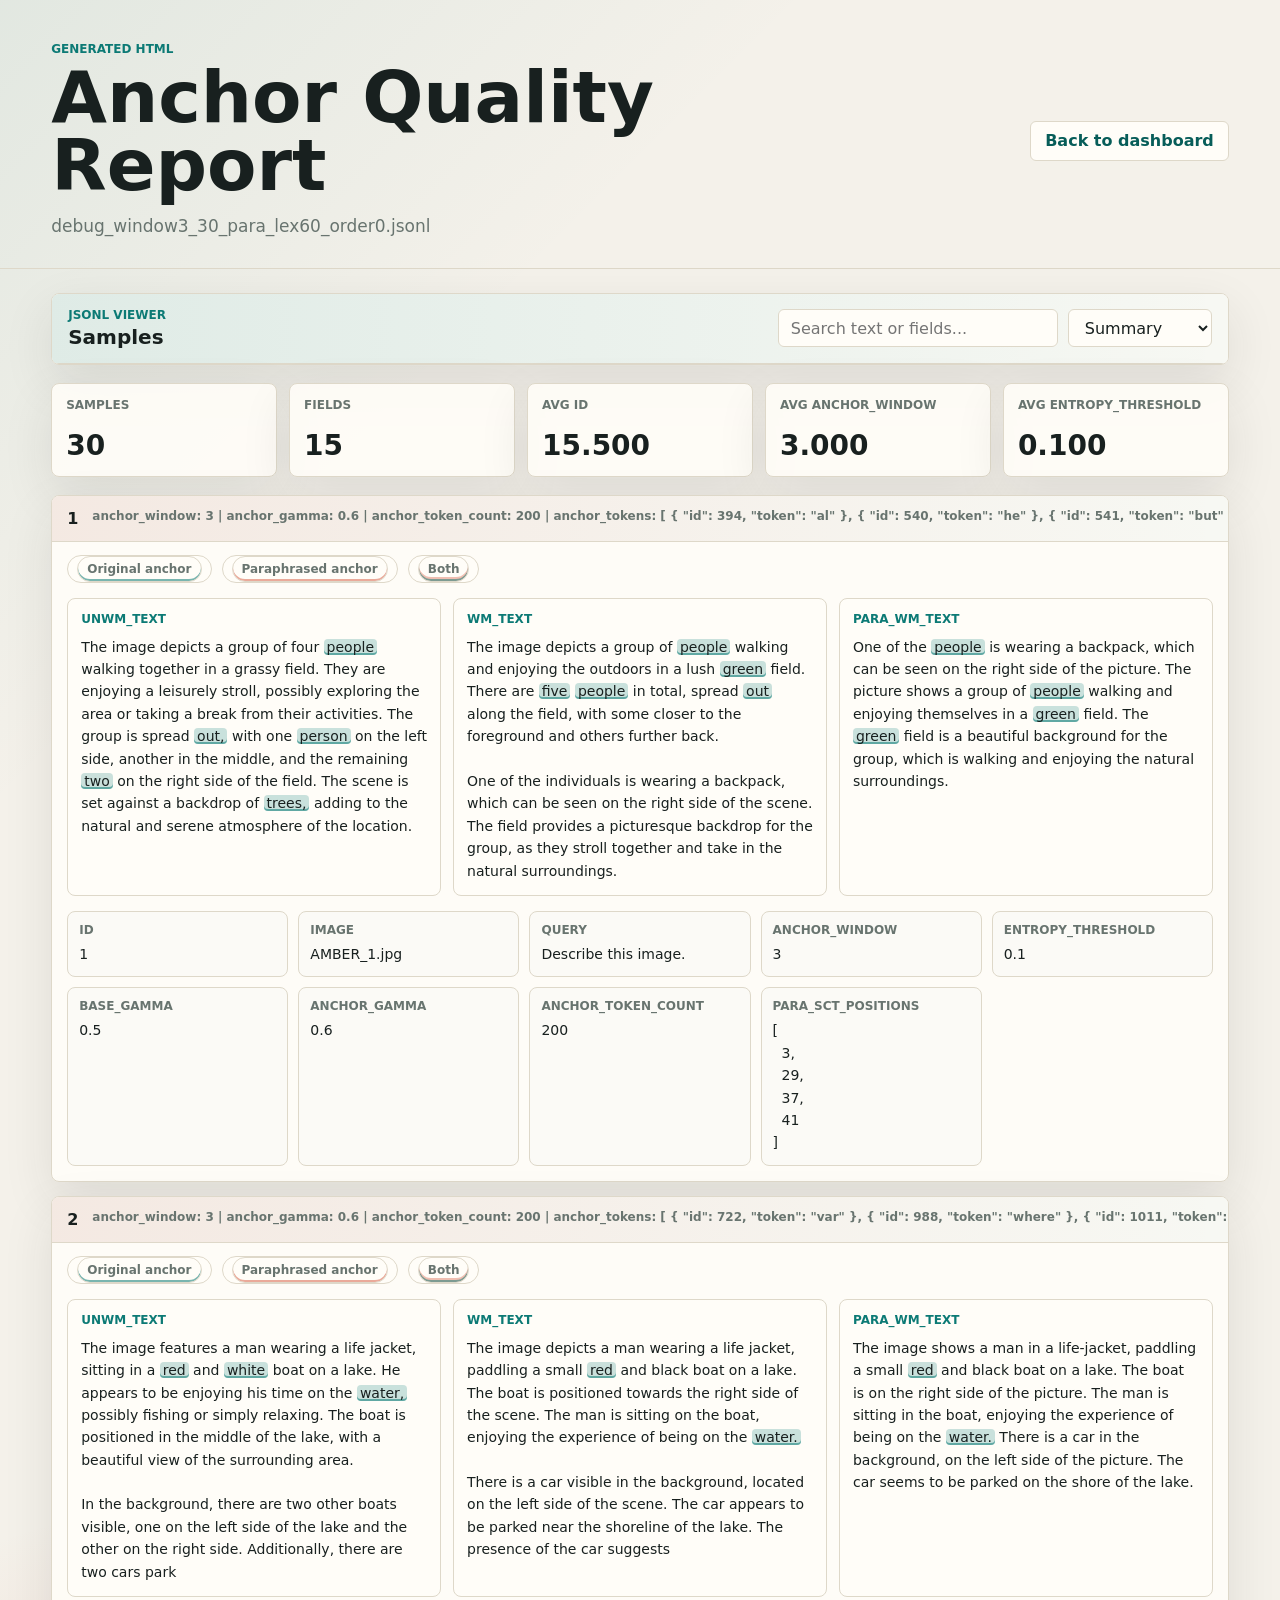
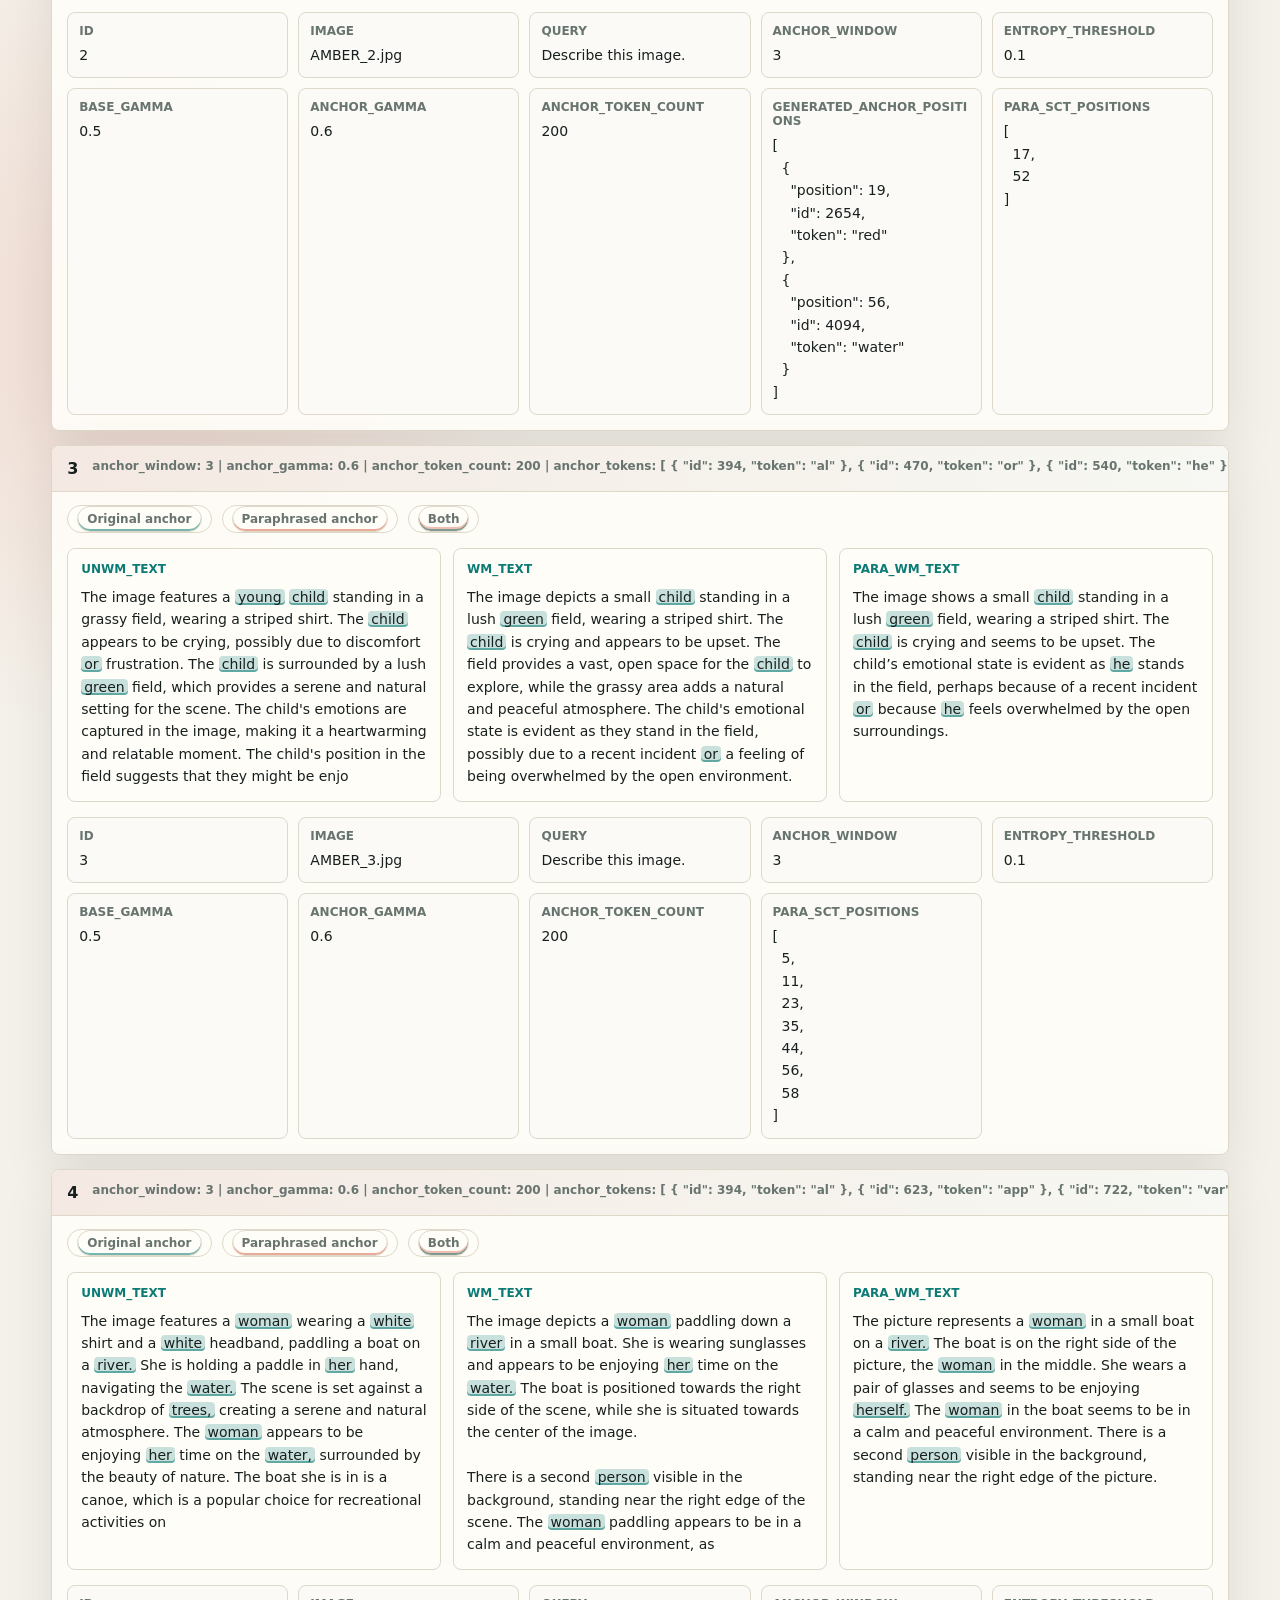
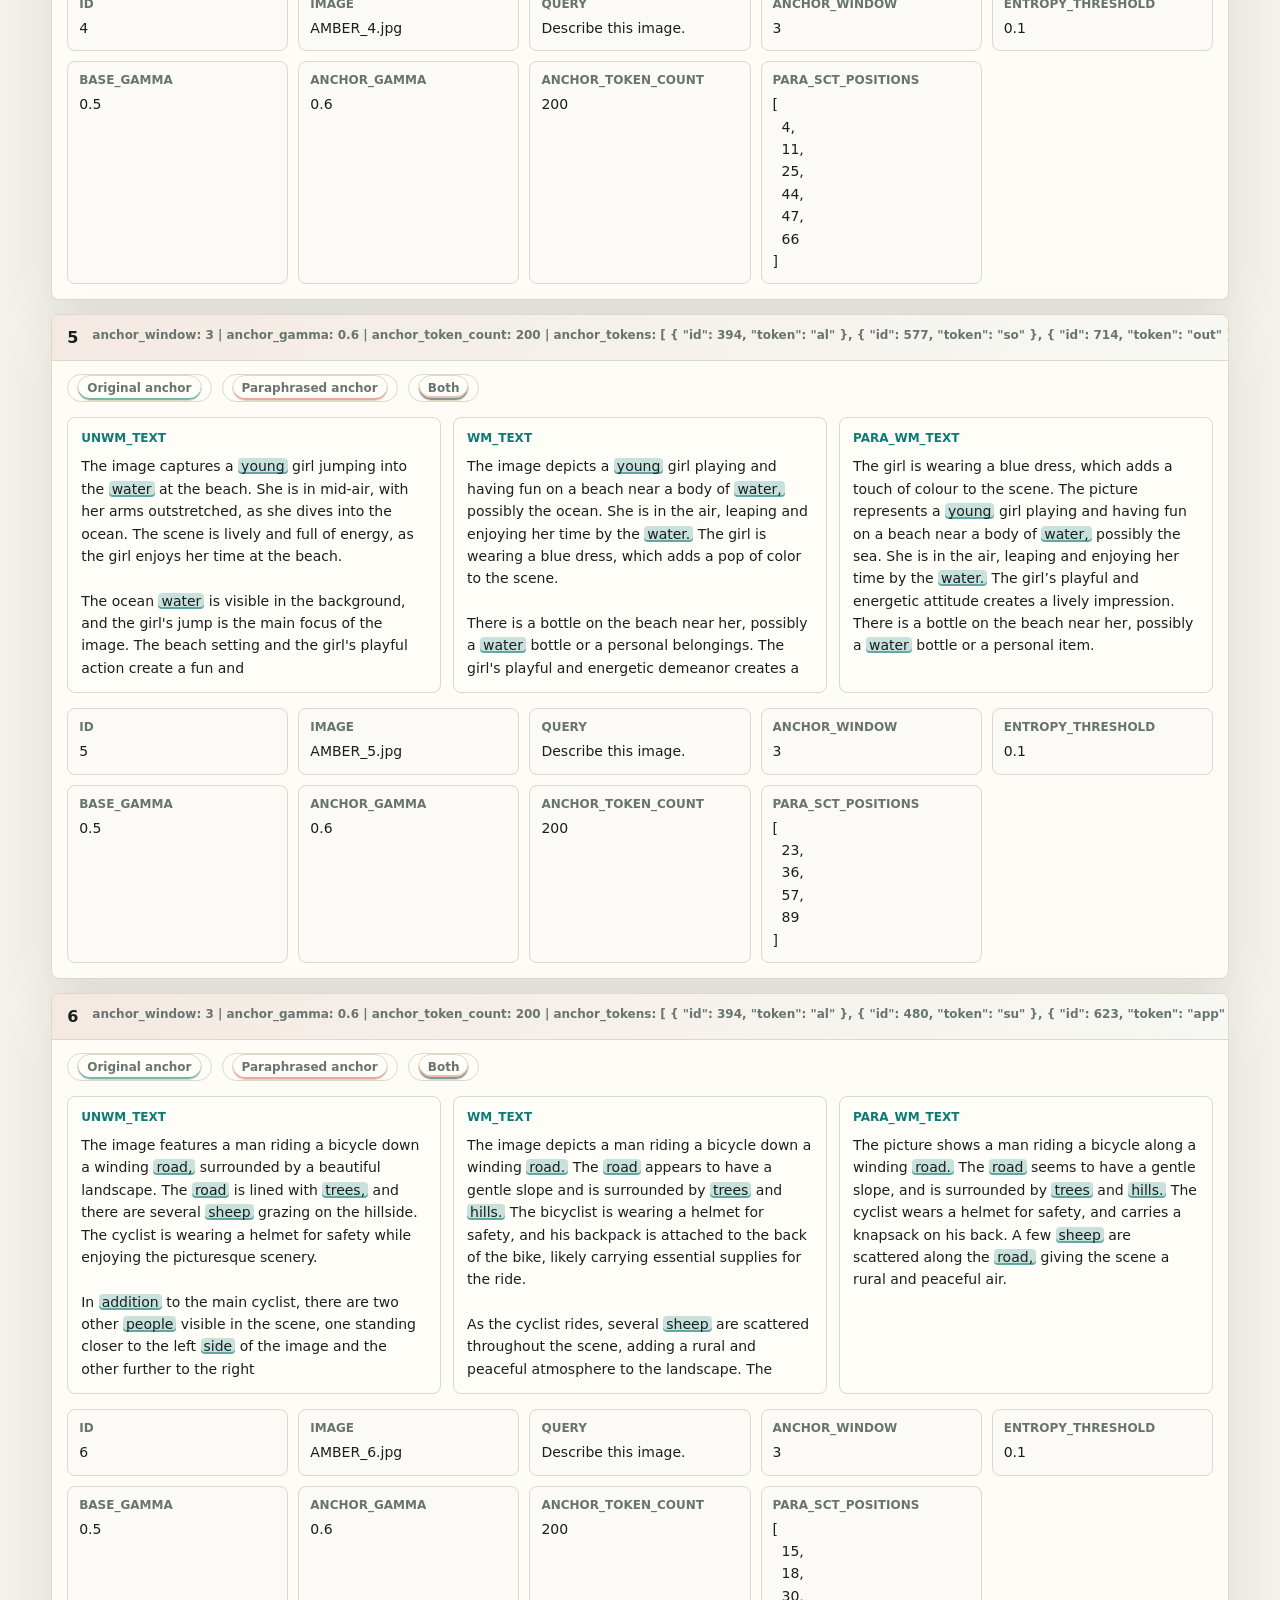
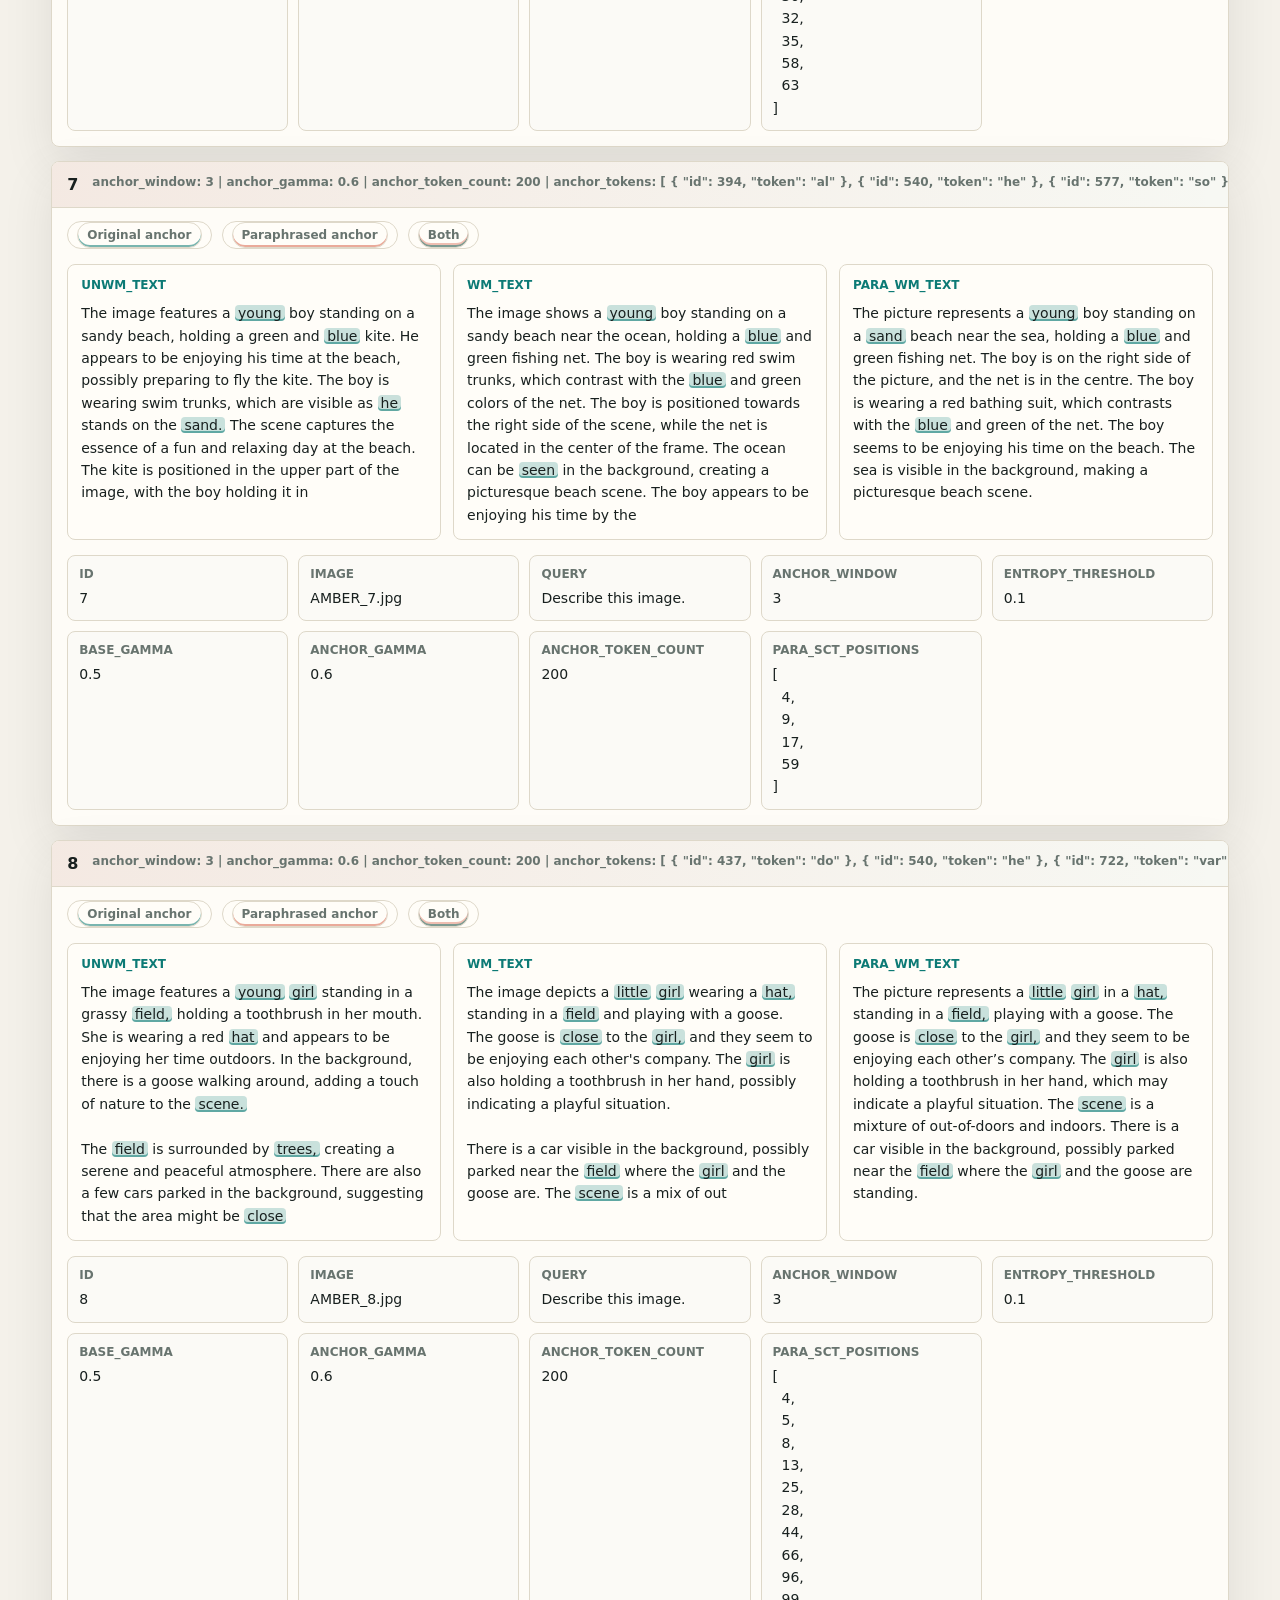
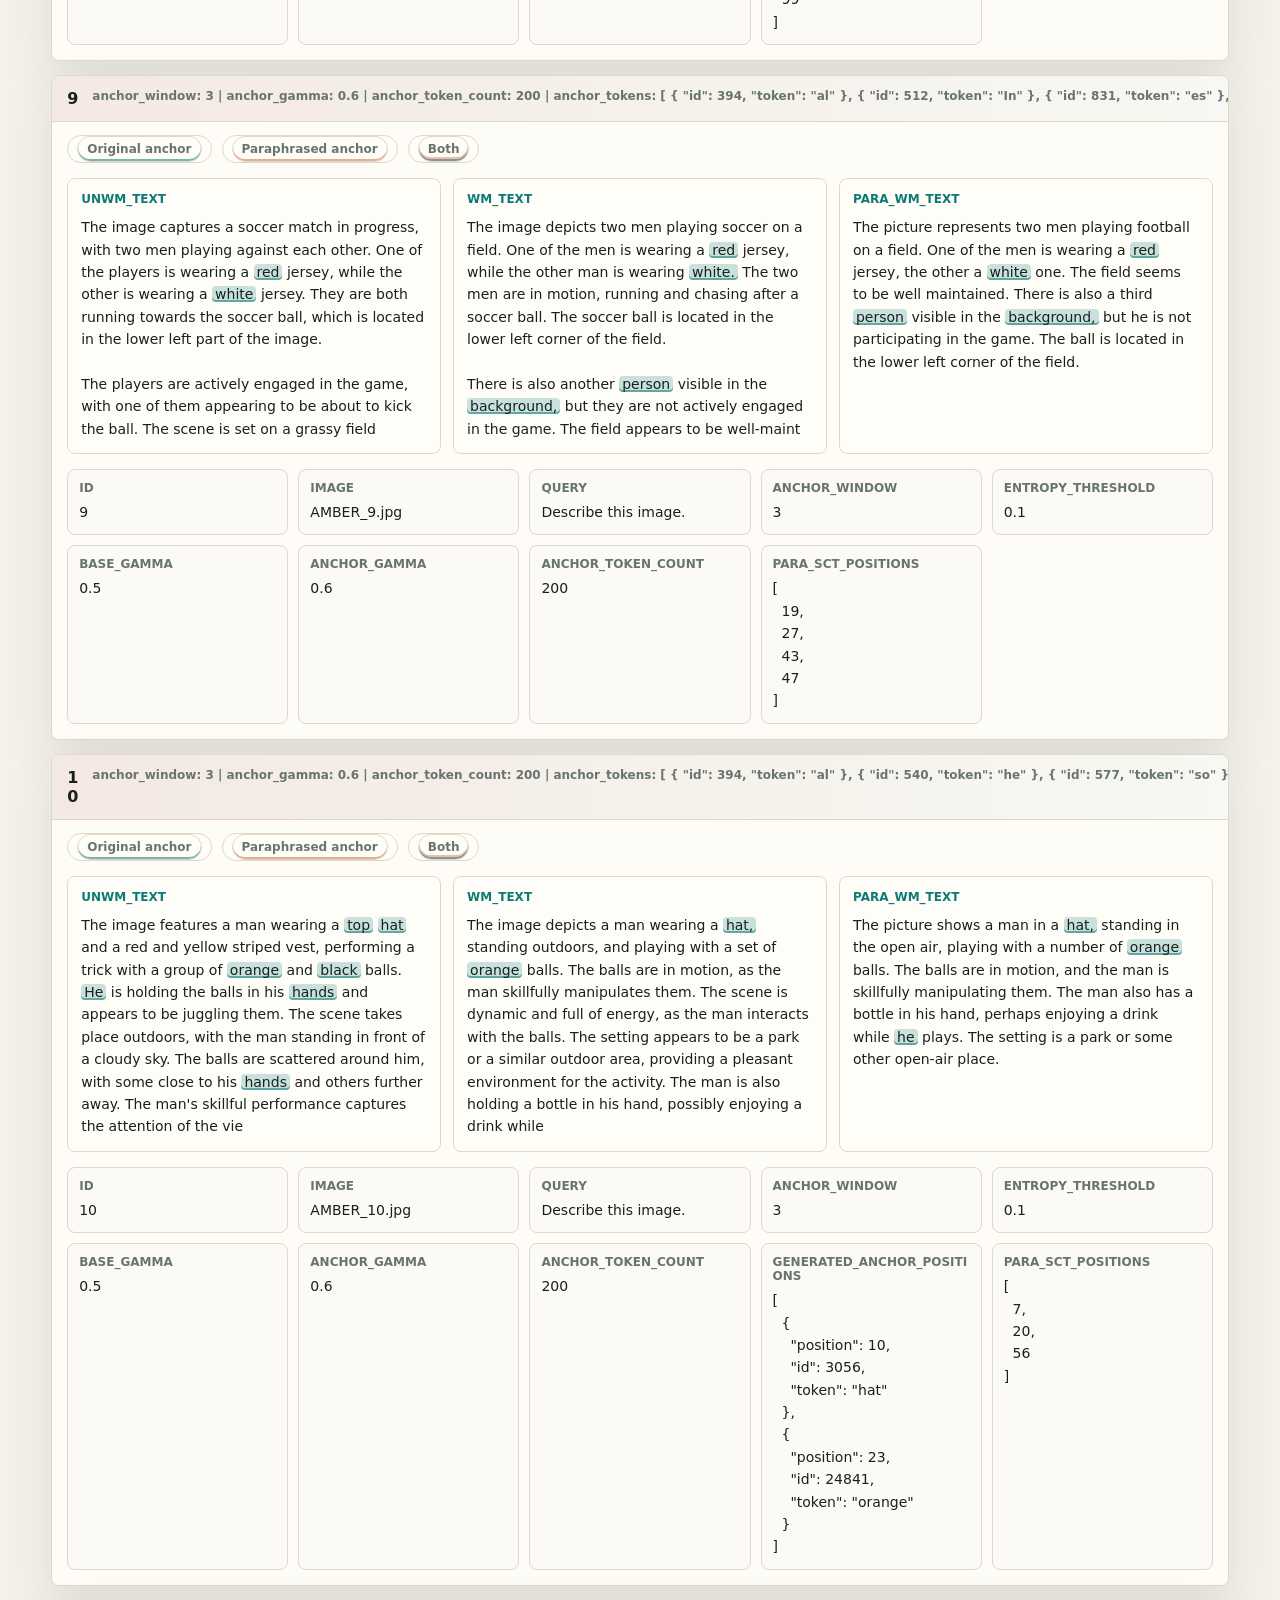
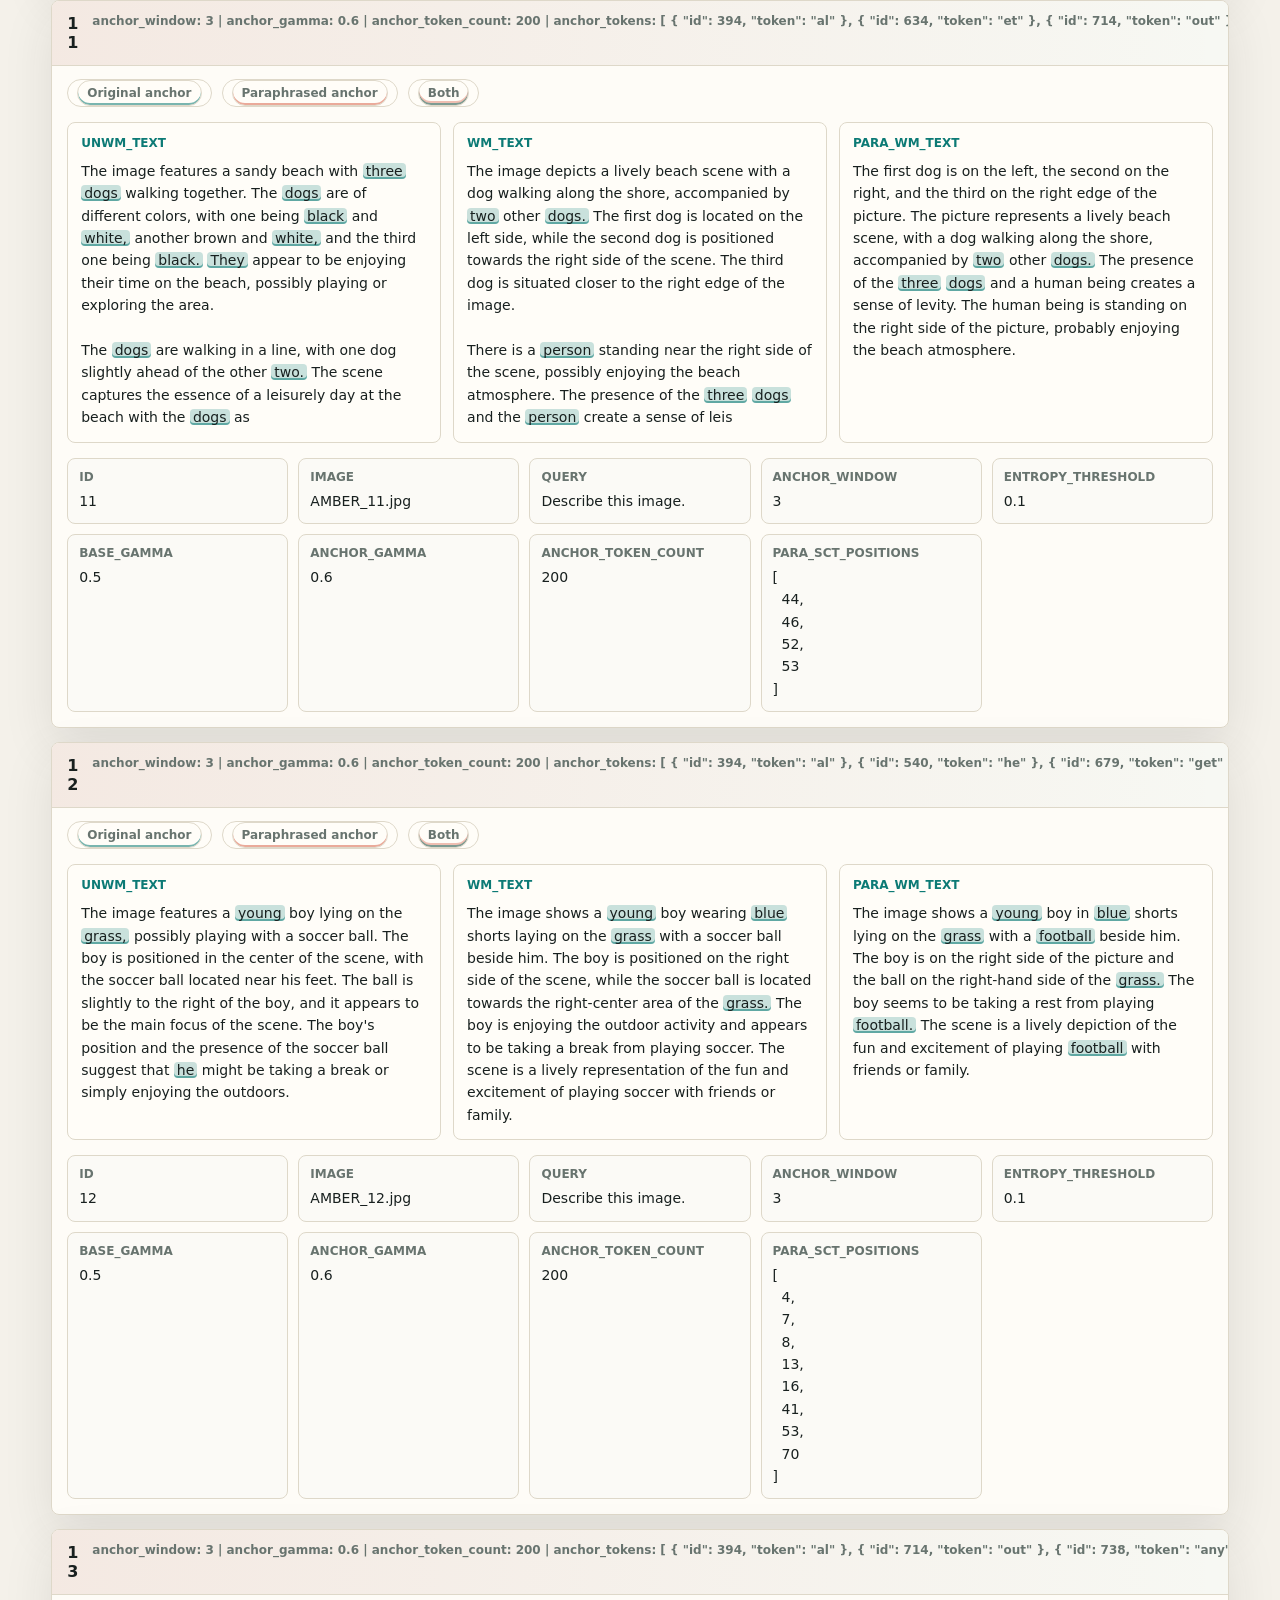
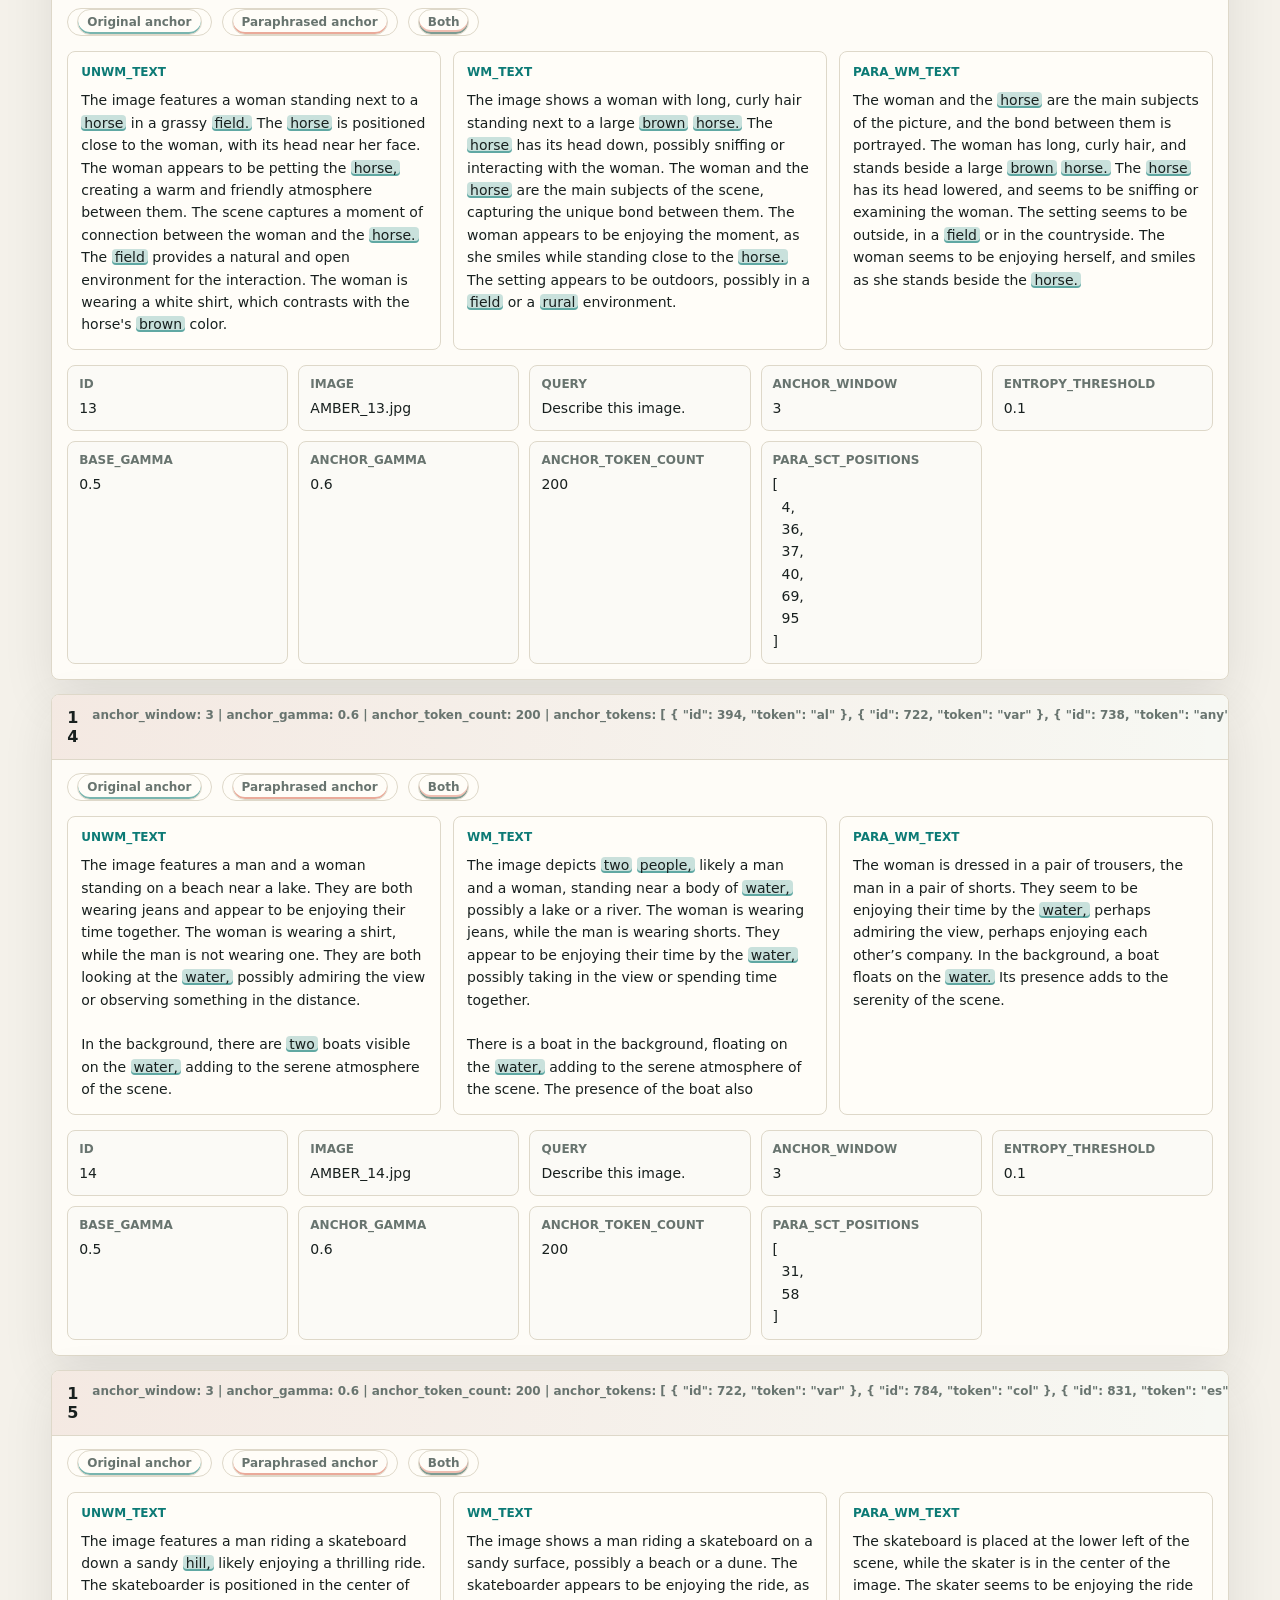
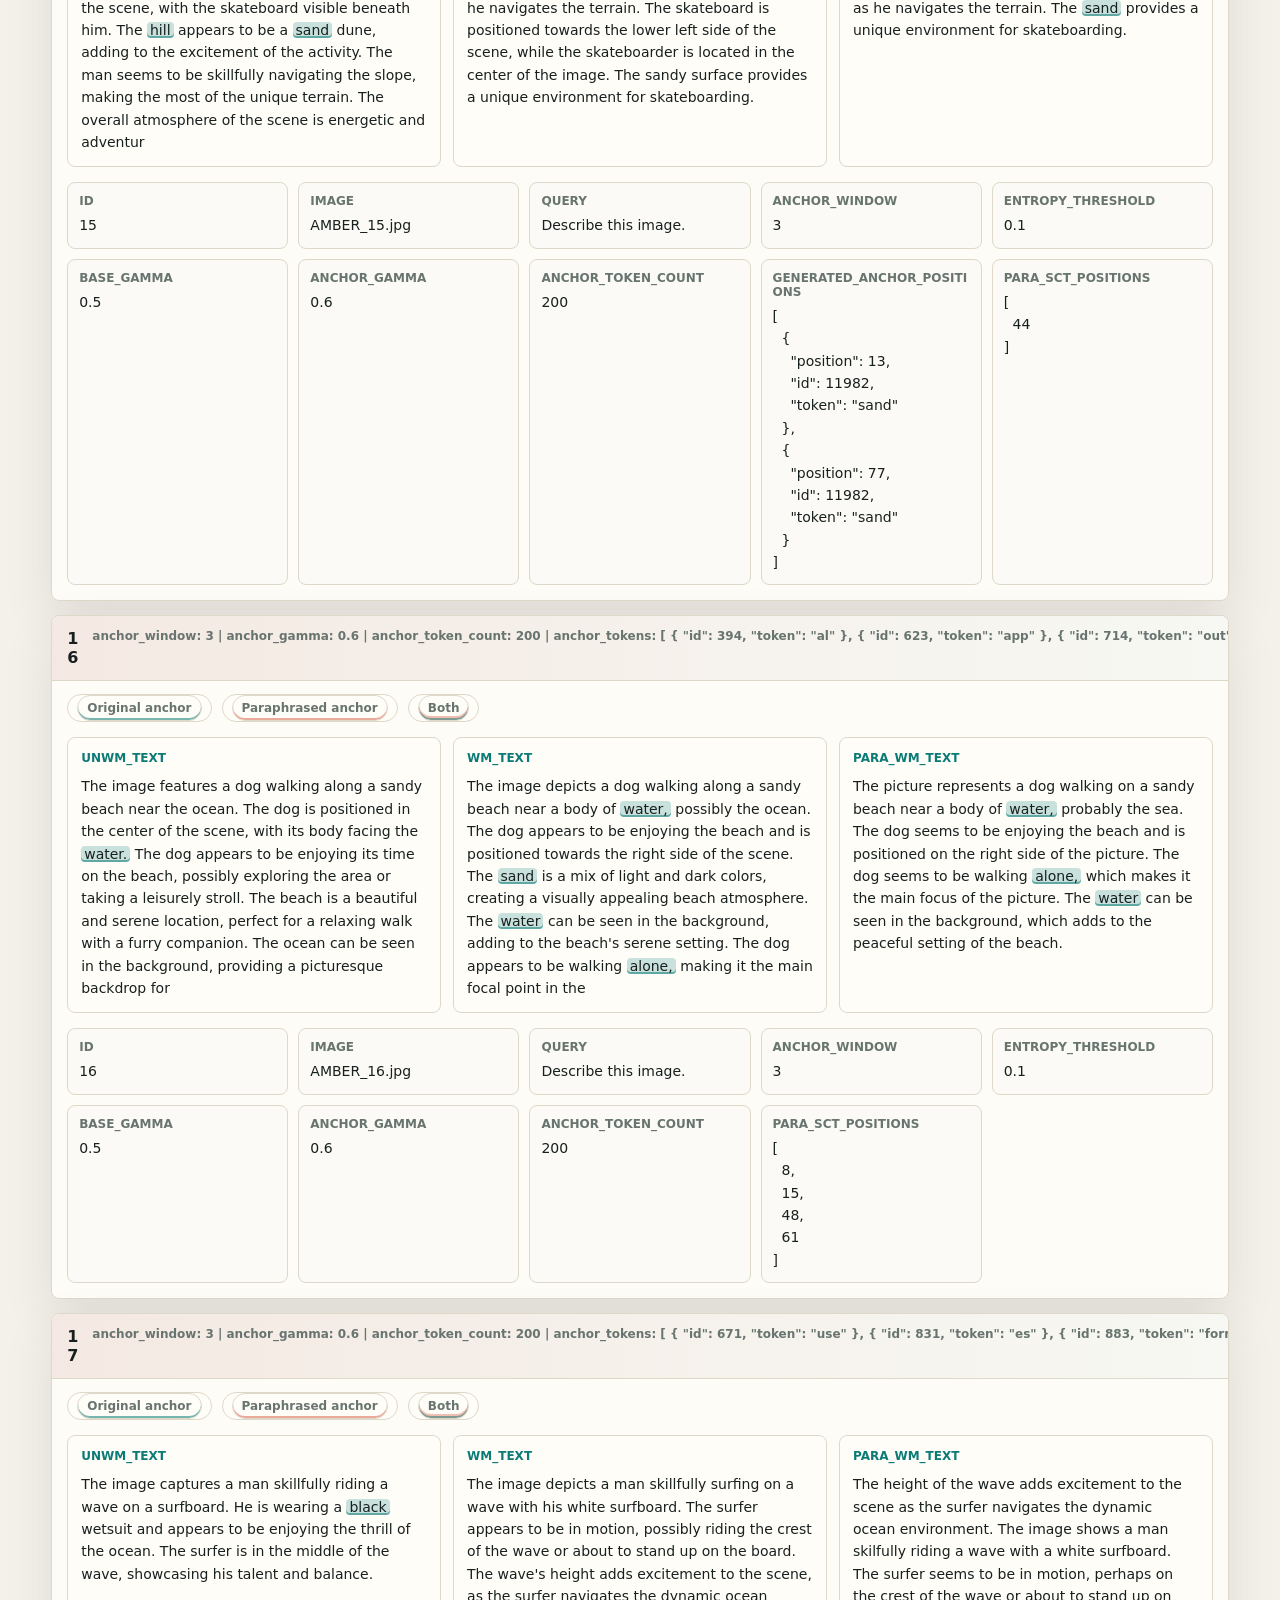
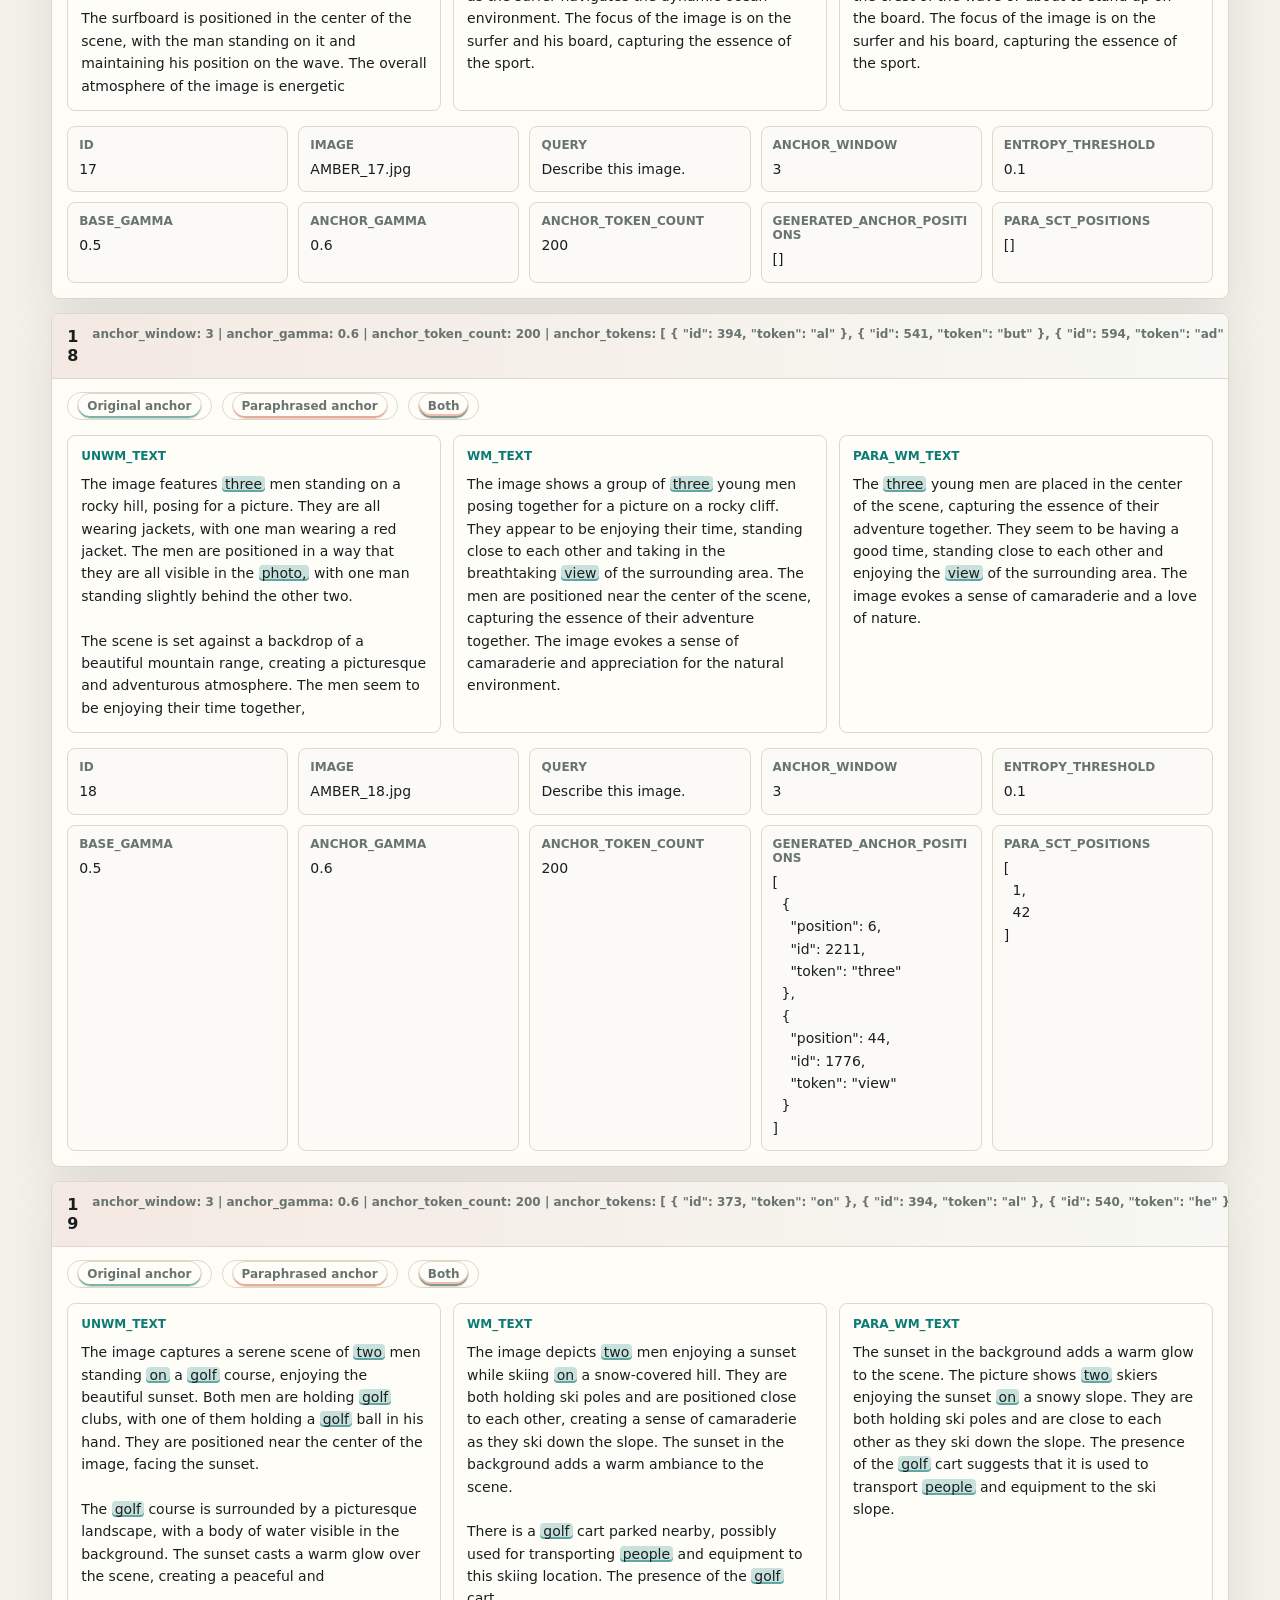
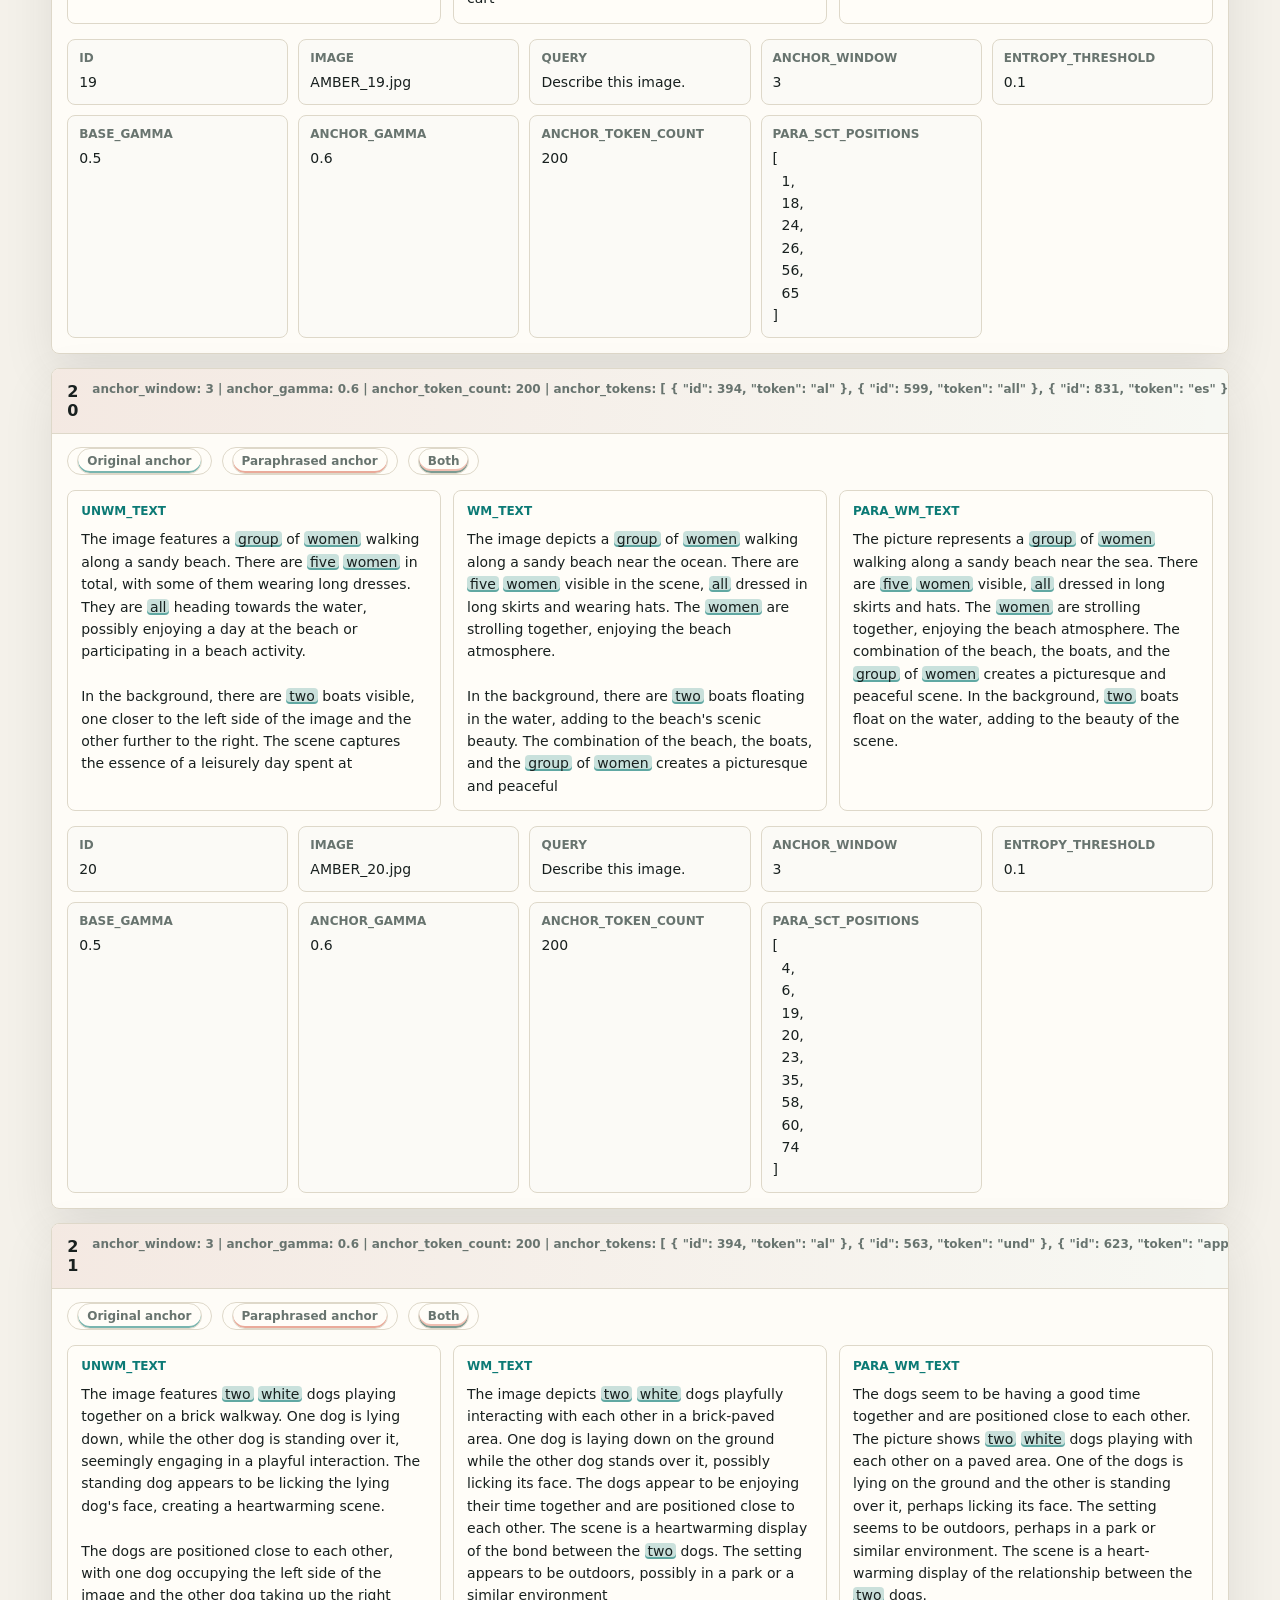
<file: anchor_report.html>
<!doctype html>
<html lang="ko">
  <head>
    <meta charset="utf-8" />
    <meta name="viewport" content="width=device-width, initial-scale=1" />
    <title>Anchor Quality Report</title>
    <link rel="stylesheet" href="./style.css" />
    <link rel="stylesheet" href="./anchor_report.css" />
  </head>
  <body>
    <header class="hero reportHero">
      <div class="heroCopy">
        <p class="eyebrow">Generated HTML</p>
        <h1 id="reportTitle">Anchor Quality Report</h1>
        <p id="reportSource" class="lede"></p>
      </div>
      <a class="backLink" href="./index.html">Back to dashboard</a>
    </header>

    <main>
      <section class="panel reportControls">
        <div class="panelHeader">
          <div>
            <p class="panelKicker">JSONL Viewer</p>
            <h2>Samples</h2>
          </div>
          <div class="toolbar">
            <input id="reportSearch" type="search" placeholder="Search text or fields..." />
            <select id="fieldMode" aria-label="Field display mode">
              <option value="summary">Summary</option>
              <option value="all">All fields</option>
            </select>
          </div>
        </div>
      </section>

      <section id="summaryGrid" class="summaryGrid" aria-label="Report summary"></section>
      <section id="sampleList" class="sampleList" aria-label="Report samples"></section>
      <p id="reportEmpty" class="empty" hidden></p>
    </main>

    <script src="./anchor_report.js"></script>
  </body>
</html>
</file>
<file: style.css>
:root {
  color-scheme: light;
  --bg: #f4f1ea;
  --surface: #fffdf8;
  --surface-2: #f7f8f3;
  --ink: #18201f;
  --muted: #68746f;
  --line: #ded8c9;
  --teal: #0c7a75;
  --teal-2: #075d59;
  --good: #19734d;
  --bad: #b33b2e;
  --shadow: 0 18px 50px rgba(36, 41, 38, 0.1);
}

* {
  box-sizing: border-box;
}

body {
  margin: 0;
  min-width: 320px;
  background:
    radial-gradient(circle at 12% 8%, rgba(217, 102, 79, 0.18), transparent 26rem),
    linear-gradient(135deg, rgba(12, 122, 117, 0.08), transparent 36rem),
    var(--bg);
  color: var(--ink);
  font-family:
    Inter, ui-sans-serif, system-ui, -apple-system, BlinkMacSystemFont, "Segoe UI",
    sans-serif;
}

.hero {
  display: grid;
  grid-template-columns: minmax(0, 1.3fr) minmax(320px, 0.7fr);
  gap: 28px;
  align-items: end;
  padding: 42px clamp(16px, 4vw, 54px) 28px;
  border-bottom: 1px solid var(--line);
}

.heroCopy {
  max-width: 860px;
}

.eyebrow,
.panelKicker {
  margin: 0;
  color: var(--teal);
  font-size: 12px;
  font-weight: 900;
  letter-spacing: 0;
  text-transform: uppercase;
}

h1,
h2,
p {
  letter-spacing: 0;
}

h1 {
  margin: 8px 0 14px;
  max-width: 760px;
  font-size: clamp(36px, 6vw, 72px);
  line-height: 0.94;
}

h2 {
  margin: 3px 0 0;
  font-size: 20px;
}

.lede {
  max-width: 660px;
  margin: 0;
  color: var(--muted);
  font-size: 17px;
  line-height: 1.55;
}

.heroStats {
  display: grid;
  grid-template-columns: repeat(auto-fit, minmax(150px, 1fr));
  gap: 10px;
}

.heroStats article {
  min-height: 112px;
  padding: 16px;
  display: grid;
  align-content: space-between;
  border: 1px solid var(--line);
  border-radius: 8px;
  background: rgba(255, 253, 248, 0.78);
  box-shadow: var(--shadow);
  backdrop-filter: blur(14px);
}

.heroStats span {
  color: var(--muted);
  font-size: 12px;
  font-weight: 800;
}

.heroStats strong {
  font-size: 34px;
  line-height: 1;
}

main {
  width: min(1480px, 100%);
  margin: 0 auto;
  padding: 24px clamp(16px, 4vw, 54px) 48px;
}

.chartGrid {
  display: grid;
  grid-template-columns: repeat(2, minmax(0, 1fr));
  gap: 18px;
}

.panel {
  margin-top: 18px;
  overflow: hidden;
  border: 1px solid var(--line);
  border-radius: 8px;
  background: rgba(255, 253, 248, 0.9);
  box-shadow: var(--shadow);
}

.chartPanel {
  margin-top: 0;
}

.panelHeader {
  min-height: 68px;
  padding: 14px 16px;
  display: flex;
  align-items: center;
  justify-content: space-between;
  gap: 18px;
  border-bottom: 1px solid var(--line);
  background:
    linear-gradient(90deg, rgba(12, 122, 117, 0.1), transparent),
    var(--surface-2);
}

.status {
  display: inline-flex;
  align-items: center;
  min-height: 28px;
  padding: 0 10px;
  border-radius: 999px;
  background: #ebe5d6;
  color: var(--muted);
  font-size: 12px;
  font-weight: 900;
}

.status.ready {
  background: #dcf1e8;
  color: var(--good);
}

.status.missing {
  background: #f8ddd8;
  color: var(--bad);
}

.chartBody {
  position: relative;
  min-height: 390px;
  padding: 18px;
}

canvas {
  width: 100%;
  height: 350px;
}

.rocGrid {
  display: grid;
  grid-template-columns: repeat(2, minmax(0, 1fr));
  gap: 16px;
  padding: 0 16px 18px;
}

.rocFigure {
  margin: 0;
  border: 1px solid var(--line);
  border-radius: 8px;
  background: var(--surface);
  overflow: hidden;
}

.rocFigure figcaption {
  padding: 12px 14px;
  border-bottom: 1px solid var(--line);
  color: var(--muted);
  font-size: 13px;
  font-weight: 900;
}

.rocFigure img {
  display: block;
  width: 100%;
  height: auto;
}

.toolbar,
.chartTools {
  display: flex;
  align-items: center;
  flex-wrap: wrap;
  justify-content: end;
  gap: 10px;
}

input,
select,
button {
  height: 38px;
  border: 1px solid var(--line);
  border-radius: 6px;
  background: var(--surface);
  color: var(--ink);
  font: inherit;
}

input {
  width: min(280px, 58vw);
  padding: 0 12px;
}

select {
  max-width: min(360px, 58vw);
  padding: 0 32px 0 12px;
}

button {
  padding: 0 14px;
  background: var(--teal);
  border-color: var(--teal);
  color: white;
  font-weight: 900;
  cursor: pointer;
}

button:hover {
  background: var(--teal-2);
}

.tableWrap {
  max-height: 62vh;
  overflow: auto;
}

table {
  width: 100%;
  border-collapse: collapse;
  font-size: 13px;
}

th,
td {
  padding: 10px 12px;
  border-bottom: 1px solid var(--line);
  text-align: left;
  vertical-align: top;
  white-space: nowrap;
}

th {
  position: sticky;
  top: 0;
  z-index: 1;
  background: #fbfaf6;
  color: var(--muted);
  font-size: 12px;
  text-transform: uppercase;
}

tbody tr:hover {
  background: #f4faf8;
}

.pill {
  display: inline-flex;
  align-items: center;
  min-height: 24px;
  padding: 0 9px;
  border-radius: 999px;
  font-size: 12px;
  font-weight: 900;
}

.pill.good {
  background: #dcf1e8;
  color: var(--good);
}

.pill.bad {
  background: #f8ddd8;
  color: var(--bad);
}

.reportGrid {
  display: grid;
  grid-template-columns: repeat(auto-fill, minmax(280px, 1fr));
  gap: 12px;
  padding: 16px;
}

.reportCard {
  min-height: 116px;
  padding: 15px;
  display: grid;
  gap: 12px;
  align-content: space-between;
  border: 1px solid var(--line);
  border-radius: 8px;
  background:
    linear-gradient(135deg, rgba(214, 161, 61, 0.13), transparent 58%),
    #fffdf8;
  color: inherit;
  text-decoration: none;
  transition:
    transform 160ms ease,
    border-color 160ms ease,
    box-shadow 160ms ease;
}

.reportCard:hover {
  transform: translateY(-2px);
  border-color: rgba(12, 122, 117, 0.55);
  box-shadow: 0 14px 36px rgba(36, 41, 38, 0.12);
}

.reportCard strong {
  font-size: 15px;
}

.reportCard span {
  color: var(--muted);
  font-size: 13px;
  overflow-wrap: anywhere;
}

.empty {
  margin: 0;
  padding: 28px 16px;
  color: var(--muted);
}

code {
  font-family: ui-monospace, SFMono-Regular, Menlo, Consolas, monospace;
}

@media (max-width: 980px) {
  .hero,
  .chartGrid,
  .rocGrid {
    grid-template-columns: 1fr;
  }
}

@media (max-width: 640px) {
  .heroStats {
    grid-template-columns: 1fr;
  }

  .panelHeader {
    align-items: stretch;
    flex-direction: column;
  }

  .toolbar,
  .chartTools,
  input,
  select,
  button {
    width: 100%;
    max-width: none;
  }
}
</file>
<file: anchor_report.css>
.reportHero {
  grid-template-columns: minmax(0, 1fr) auto;
  align-items: center;
}

.backLink {
  display: inline-flex;
  align-items: center;
  justify-content: center;
  min-height: 40px;
  padding: 0 14px;
  border: 1px solid var(--line);
  border-radius: 6px;
  background: var(--surface);
  color: var(--teal-2);
  font-weight: 900;
  text-decoration: none;
}

.reportControls {
  margin-top: 0;
}

.summaryGrid {
  display: grid;
  grid-template-columns: repeat(auto-fit, minmax(180px, 1fr));
  gap: 12px;
  margin-top: 18px;
}

.summaryGrid article {
  min-height: 94px;
  padding: 14px;
  display: grid;
  align-content: space-between;
  border: 1px solid var(--line);
  border-radius: 8px;
  background: rgba(255, 253, 248, 0.9);
  box-shadow: var(--shadow);
}

.summaryGrid span {
  color: var(--muted);
  font-size: 12px;
  font-weight: 900;
  text-transform: uppercase;
}

.summaryGrid strong {
  font-size: 28px;
}

.sampleList {
  display: grid;
  gap: 14px;
  margin-top: 18px;
}

.sampleCard {
  border: 1px solid var(--line);
  border-radius: 8px;
  background: rgba(255, 253, 248, 0.94);
  box-shadow: var(--shadow);
  overflow: hidden;
}

.sampleHeader {
  display: flex;
  justify-content: space-between;
  gap: 14px;
  padding: 13px 15px;
  background:
    linear-gradient(90deg, rgba(217, 102, 79, 0.1), transparent),
    var(--surface-2);
  border-bottom: 1px solid var(--line);
}

.sampleHeader strong {
  overflow-wrap: anywhere;
}

.sampleMeta {
  color: var(--muted);
  font-size: 12px;
  font-weight: 800;
  white-space: nowrap;
}

.legend {
  display: flex;
  gap: 10px;
  flex-wrap: wrap;
  padding: 13px 15px 0;
}

.legend span {
  display: inline-flex;
  align-items: center;
  min-height: 26px;
  padding: 0 9px;
  border: 1px solid var(--line);
  border-radius: 999px;
  background: #fffdf8;
  color: var(--muted);
  font-size: 12px;
  font-weight: 900;
}

.textGrid {
  display: grid;
  grid-template-columns: repeat(auto-fit, minmax(280px, 1fr));
  gap: 12px;
  padding: 15px;
}

.textBlock {
  min-height: 140px;
  padding: 13px;
  border: 1px solid var(--line);
  border-radius: 8px;
  background: #fffdf8;
}

.textBlock h3 {
  margin: 0 0 10px;
  color: var(--teal);
  font-size: 12px;
  letter-spacing: 0;
  text-transform: uppercase;
}

.textBlock p,
.fieldValue {
  margin: 0;
  color: var(--ink);
  font-size: 14px;
  line-height: 1.6;
  white-space: pre-wrap;
  overflow-wrap: anywhere;
}

.fieldGrid {
  display: grid;
  grid-template-columns: repeat(auto-fit, minmax(220px, 1fr));
  gap: 10px;
  padding: 0 15px 15px;
}

.fieldItem {
  padding: 11px;
  border: 1px solid var(--line);
  border-radius: 8px;
  background: #fbfaf6;
}

.fieldName {
  display: block;
  margin-bottom: 6px;
  color: var(--muted);
  font-size: 12px;
  font-weight: 900;
  text-transform: uppercase;
  overflow-wrap: anywhere;
}

mark {
  border-radius: 4px;
  background: rgba(214, 161, 61, 0.34);
  color: inherit;
  padding: 0 2px;
}

.anchorToken {
  border-radius: 4px;
  padding: 0 3px;
  box-decoration-break: clone;
  -webkit-box-decoration-break: clone;
}

.anchorOriginal {
  background: rgba(12, 122, 117, 0.22);
  box-shadow: inset 0 -2px 0 rgba(12, 122, 117, 0.55);
}

.anchorParaphrase {
  background: rgba(217, 102, 79, 0.24);
  box-shadow: inset 0 -2px 0 rgba(217, 102, 79, 0.55);
}

.anchorBoth {
  background: linear-gradient(90deg, rgba(12, 122, 117, 0.24), rgba(217, 102, 79, 0.26));
  box-shadow:
    inset 0 -2px 0 rgba(12, 122, 117, 0.5),
    inset 0 -4px 0 rgba(217, 102, 79, 0.42);
}

@media (max-width: 640px) {
  .reportHero,
  .sampleHeader {
    display: grid;
    grid-template-columns: 1fr;
  }

  .sampleMeta {
    white-space: normal;
  }
}
</file>
